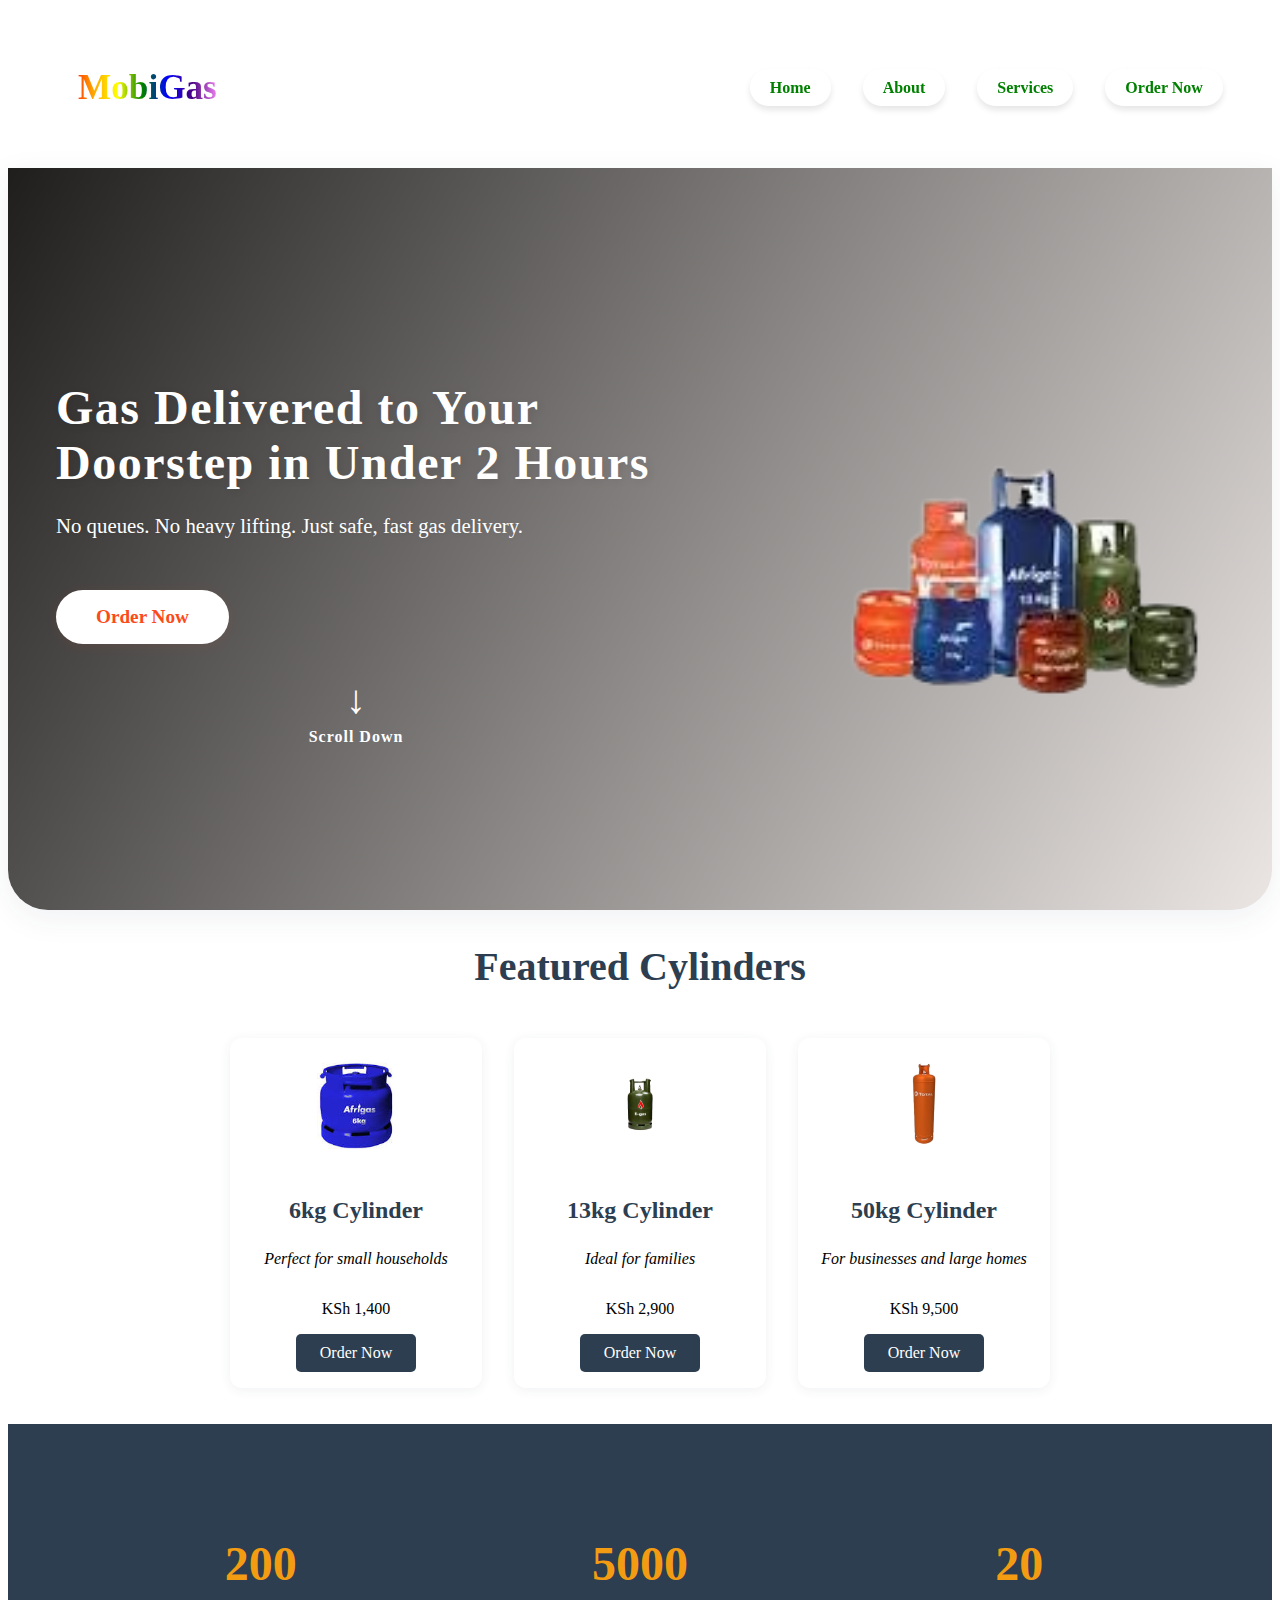
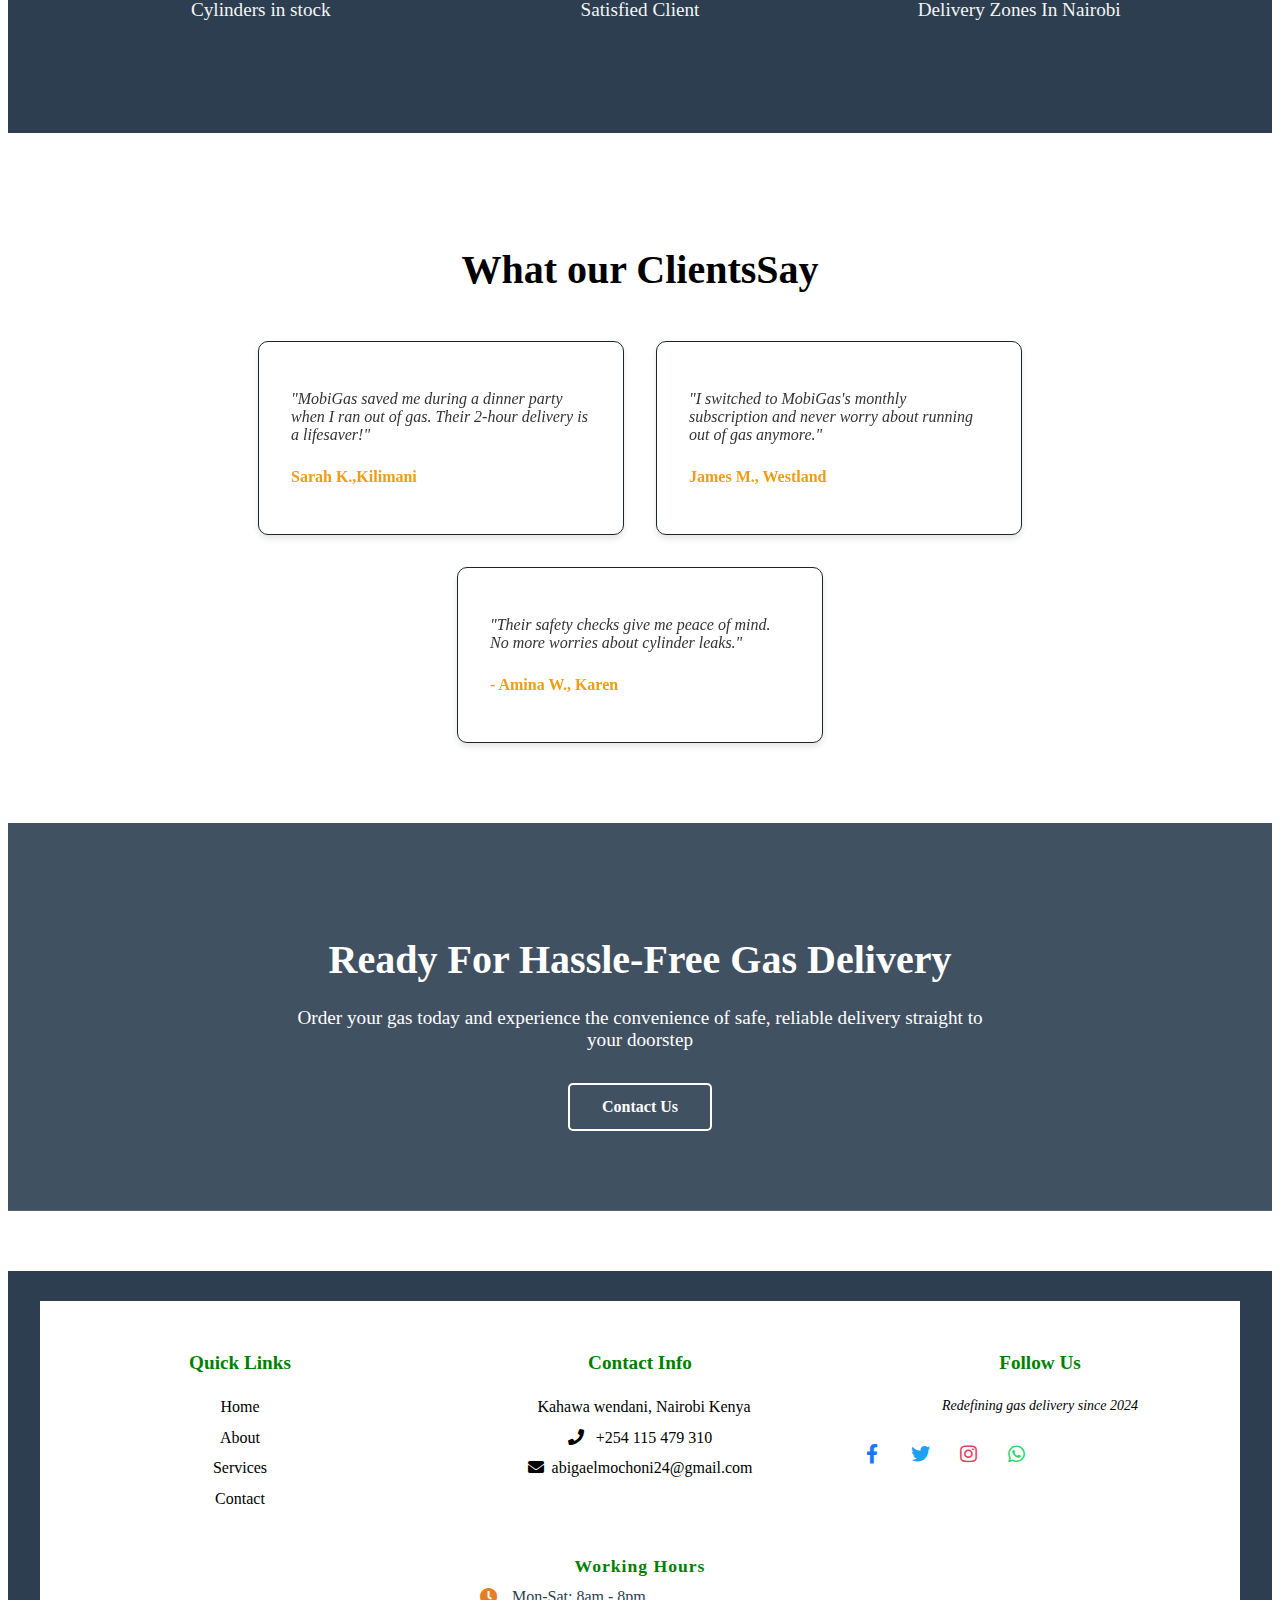
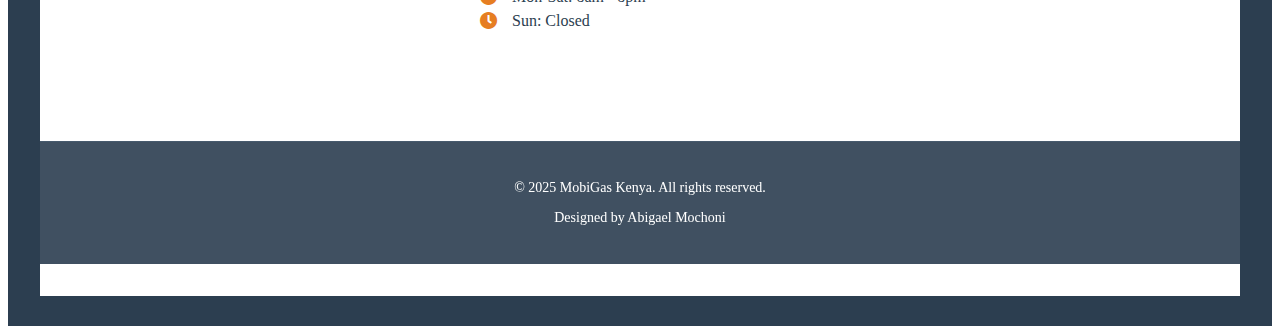
<file: feb-2025-final-project-and-deployment-Mochoni23/index.html>
<!DOCTYPE html>
<html lang="en">
<head>
    <meta charset="UTF-8">
    <meta name="viewport" content="width=device-width, initial-scale=1.0">
    <title>MobiGas - Cooking Gas Delivery in Kenya</title>
    <link rel="stylesheet" href="styles/main.css">
    <link rel="stylesheet" href="styles/home.css">
    <!-- Place this inside the <head> tag -->
<link rel="stylesheet" href="https://cdnjs.cloudflare.com/ajax/libs/font-awesome/5.15.4/css/all.min.css">
</head>
<body>
    <header>
        <nav>
            <div class="logo">MobiGas</div>
            <button class="nav-toggle" aria-label="Open navigation">☰</button>
            <ul class="nav-links">
                <li><a href="index.html">Home</a></li>
                <li><a href="about.html">About</a></li>
                <li><a href="services.html">Services</a></li>
                <li><a href="contact.html">Order Now</a></li>
            </ul>
        </nav>
    </header>
 <section class="hero">
    <div class="hero-content">
        <h1>Gas Delivered to Your Doorstep in Under 2 Hours</h1>
        <p>No queues. No heavy lifting. Just safe, fast gas delivery.</p>
        <a href="contact.html" class="cta-button">Order Now</a>
        <div class="scroll-down">
            ↓
            <span class="scroll-down-label">Scroll Down</span>
        </div>
    </div>
    <img src="images/image20.png" alt="Gas Delivery" class="hero-img">
</section>
<section class="featured">
    <h2> Featured Cylinders</h2>
    <div class="products">
        <div class="product-card">
            <img src="images/afri6.jpeg" alt="6kg Cylinder">
            <h3>6kg Cylinder</h3>
            <p class="description">Perfect for small households</p>
            <p>KSh 1,400</p>
            <a href="contact.html" class="cta-button">Order Now</a>
        </div>
        <div class="product-card">
            <img src="images/13kg.png" alt="13kg Cylinder">
            <h3>13kg Cylinder</h3>
            <p class="description">Ideal for families</p>
            <p>KSh 2,900</p>
            <a href="contact.html" class="cta-button">Order Now</a>
        </div>
        <div class="product-card">
            <img src="images/50kg.png" alt="50kg Cylinder">
            <h3>50kg Cylinder</h3>
            <p class="description">For businesses and large homes</p>
            <p>KSh 9,500</p>
            <a href="contact.html" class="cta-button">Order Now</a>
        </div>
    </div>

</section>
<section class="stats">
    <div class="statItem">
        <div class="statNumber">200</div>
        <div class="statLabel">Cylinders in stock</div>
    </div>
    <div class="statItem">
        <div class="statNumber">5000</div>
        <div class="statLabel">Satisfied Client</div>
    </div>
    <div  class="statItem">
        <div class="statNumber">20</div>
        <div  class="statLabel"> Delivery Zones In Nairobi</div>
    </div>
</section>
<section class="testimonials">
    <h2> What our ClientsSay</h2>
    <div class="testimonialContainer">
        <div class="testimonialCard">
            <p class="testimonialText"><i>"MobiGas saved me during a dinner party when I ran out of gas. Their 2-hour delivery is a lifesaver!"</i></p>
            <p class="testimonialAuthor">Sarah K.,Kilimani</p>
        </div>
        <div class="testimonialCard">
            
                <p class="testimonialText"><i> "I switched to MobiGas's monthly subscription and never worry about running out of gas anymore."</i></p>
                <p class="testimonialAuthor">James M., Westland</p>
        </div>
       <div class="testimonialCard">
           <p class="testimonialText"><i>"Their safety checks give me peace of mind. No more worries about cylinder leaks."</i></p>
                <p class="testimonialAuthor">- Amina W., Karen</p>
        </div>

    </div>
</section>
<section class="ctaSection">
    <h2>Ready For Hassle-Free Gas Delivery</h2>
    <p>Order your gas today and experience the convenience of safe, reliable delivery straight to your doorstep</p>
    <a href="contact.html" class="cta-button-outline">Contact Us</a>
    
</section>
    <footer>
        <div class="footerContainer">
            <div class="footerSection">
                <h3>Quick Links</h3>
                <ul class="footerLinks">
                    <li><a href="index.html">Home</a></li>
                    <li><a href="about.html">About</a></li>
                    <li><a href="services.html">Services</a></li>
                    <li><a href="contact.html">Contact</a></li>
                  </ul>
            </div>
            <div  class="footerSection">
                <h3>Contact Info</h3>
                <ul class="contactInfo">
                    <li><i fas fa-map-marker-alt></i> Kahawa wendani, Nairobi Kenya</li>
                    <li><i class="fas fa-phone"></i> +254 115 479 310</li>
                    <li><i class="fas fa-envelope"></i>abigaelmochoni24@gmail.com</li>
                   <div class="working-hours">
                         <h3>Working Hours</h3>
                         <ul>
                             <li><i class="fas fa-clock"></i> Mon-Sat: 8am - 8pm</li>
                             <li><i class="fas fa-clock"></i> Sun: Closed</li>
                         </ul>
                      </div>
                </ul>

            </div>
            <div class="footerSection">
                <h3>Follow Us</h3>
                <p class="tagline">Redefining gas delivery since 2024</p>
                <div class="social-links">
                  <a href="#"><i class="fab fa-facebook-f"></i></a>
                  <a href="#"><i class="fab fa-twitter"></i></a>
                  <a href="#"><i class="fab fa-instagram"></i></a>
                  <a href="#"><i class="fab fa-whatsapp"></i></a>
                </div>
        </div>
        <div class="copyright">
        <p>&copy; 2025 MobiGas Kenya. All rights reserved.</p>
        <p>Designed by Abigael Mochoni</p>
        </div>
    </footer>
</body>
</html>
</file>
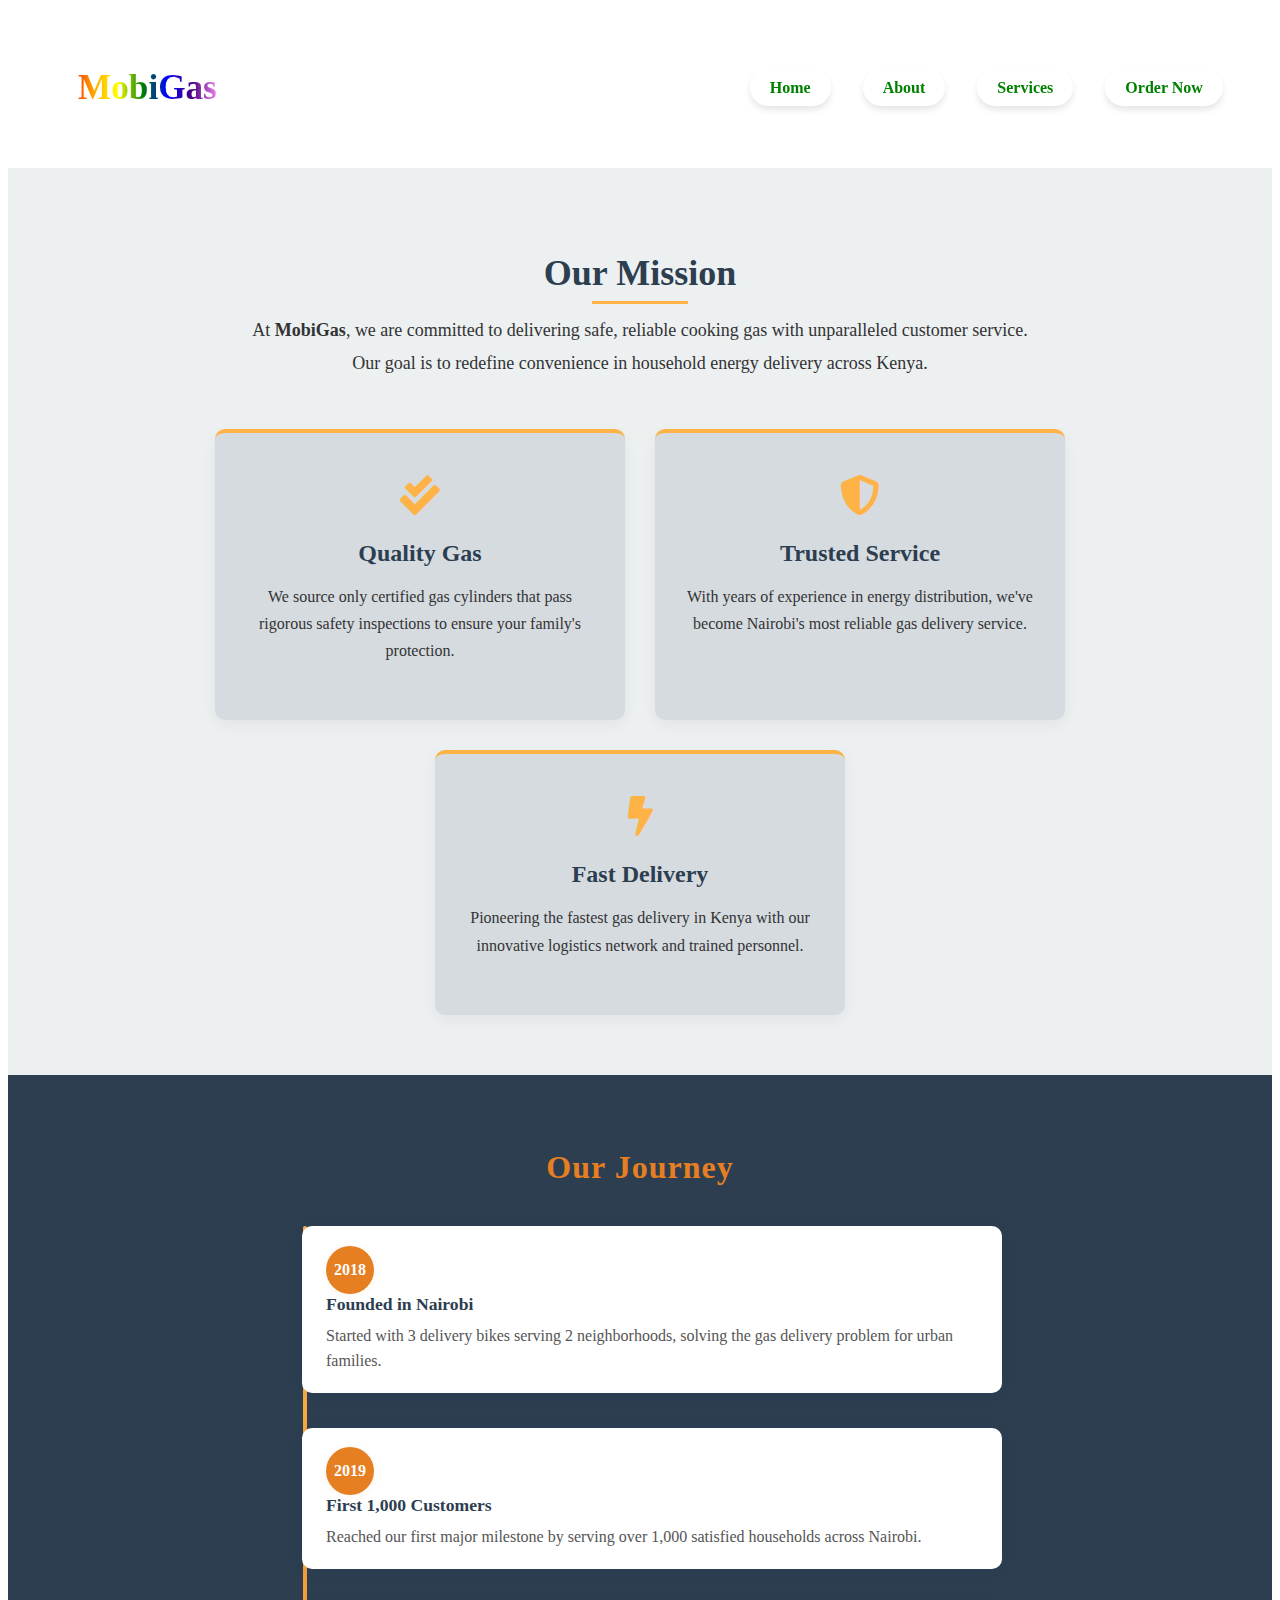
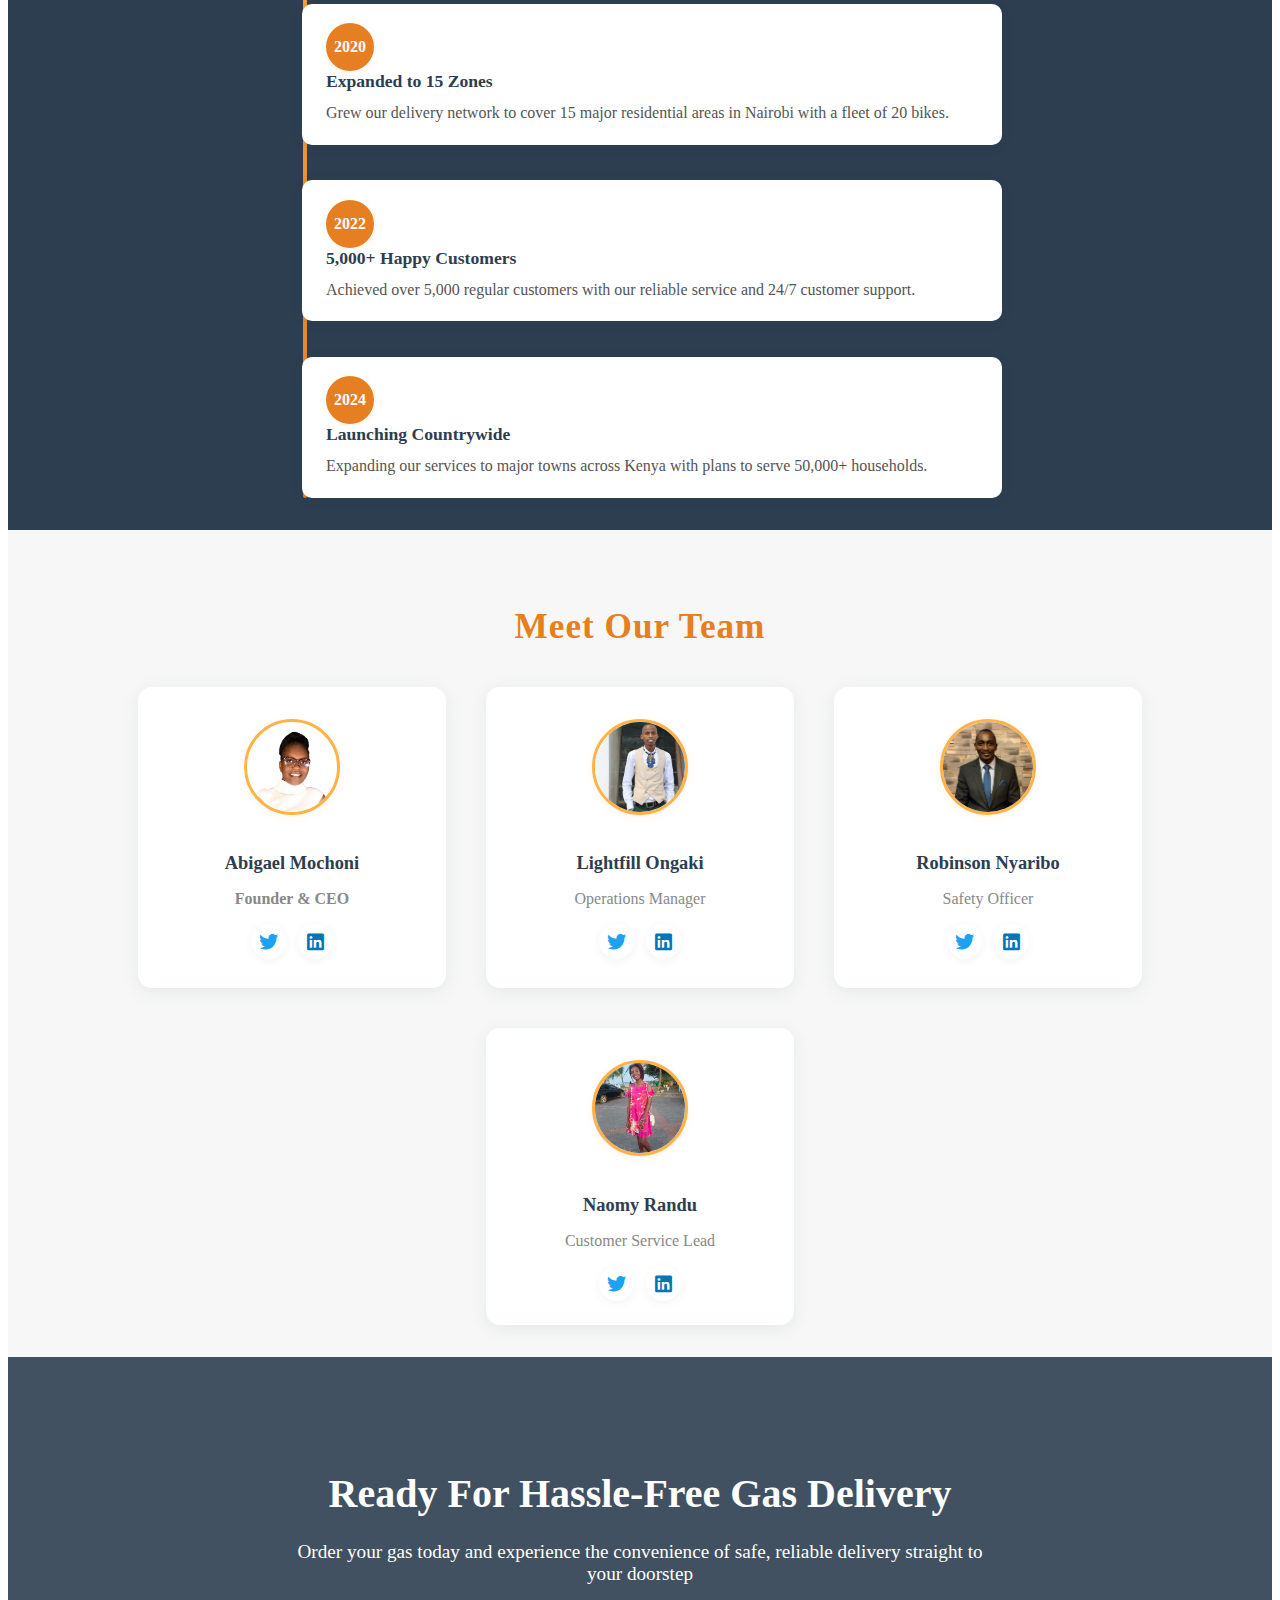
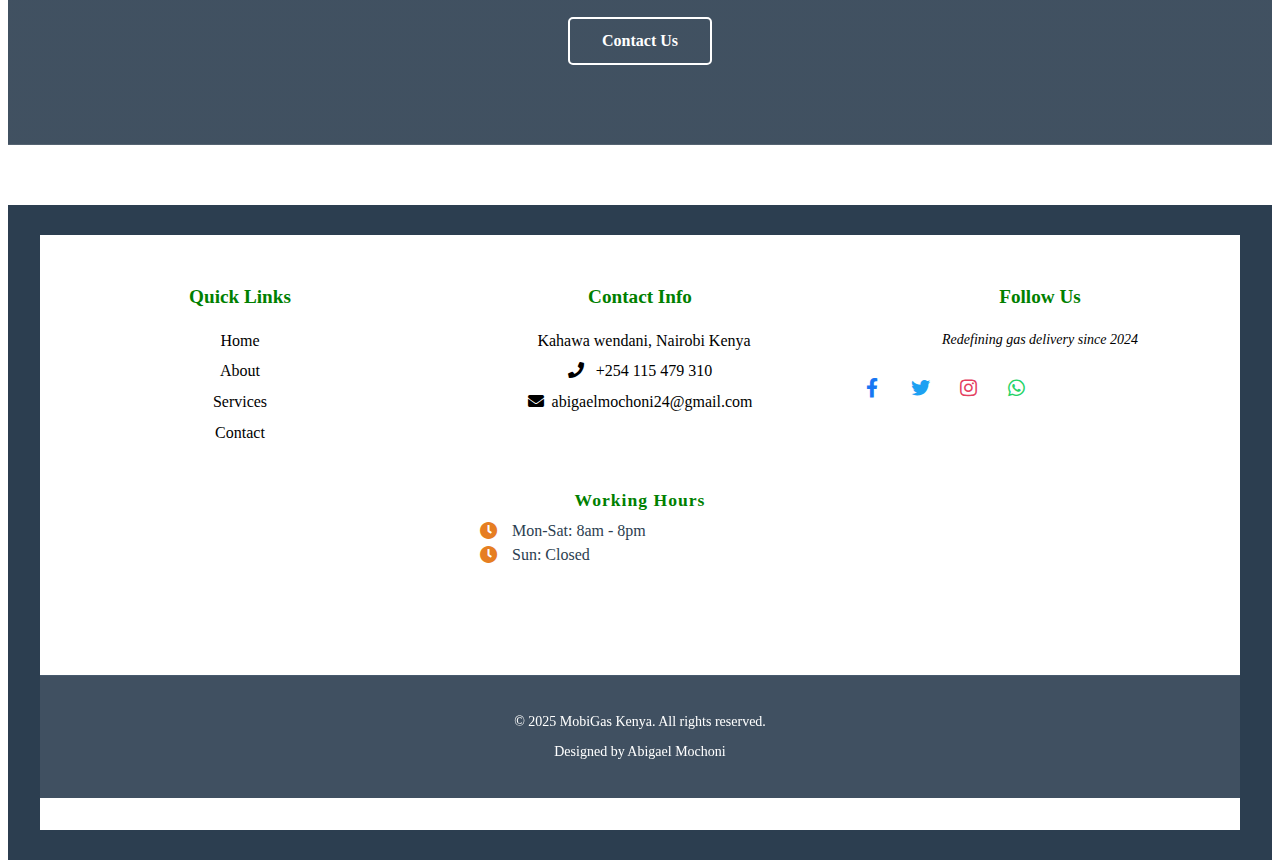
<file: feb-2025-final-project-and-deployment-Mochoni23/about.html>
<!DOCTYPE html>
<html lang="en">
<head>
    <meta charset="UTF-8">
    <meta name="viewport" content="width=device-width, initial-scale=1.0">
    <title>About MobiGas - Safe Gas Delivery in Kenya</title>
    <link rel="stylesheet" href="styles/main.css">
    <link rel="stylesheet" href="styles/home.css">
    <link rel="stylesheet" href="https://cdnjs.cloudflare.com/ajax/libs/font-awesome/5.15.4/css/all.min.css">
</head>
<body>
    <header>
        <nav>
            <div class="logo">MobiGas</div>
            <button class="nav-toggle" aria-label="Open navigation">☰</button>
            <ul class="nav-links">
                <li><a href="index.html">Home</a></li>
                <li><a href="about.html">About</a></li>
                <li><a href="services.html">Services</a></li>
                <li><a href="contact.html">Order Now</a></li>
            </ul>
        </nav>
    </header>

    <section class="mission-section">
        <div class="container">
            <div class="mission-header">
                <h1>Our Mission</h1>
                <p>At <strong>MobiGas</strong>, we are committed to delivering safe, reliable cooking gas with unparalleled customer service. Our goal is to redefine convenience in household energy delivery across Kenya.</p>
            </div>
            
            <div class="mission-features">
                <div class="feature-card">
                    <div class="feature-icon">
                        <i class="fas fa-check-double"></i>
                    </div>
                    <h2>Quality Gas</h2>
                    <p>We source only certified gas cylinders that pass rigorous safety inspections to ensure your family's protection.</p>
                </div>
                
                <div class="feature-card">
                    <div class="feature-icon">
                        <i class="fas fa-shield-alt"></i>
                    </div>
                    <h2>Trusted Service</h2>
                    <p>With years of experience in energy distribution, we've become Nairobi's most reliable gas delivery service.</p>
                </div>
                
                <div class="feature-card">
                    <div class="feature-icon">
                        <i class="fas fa-bolt"></i>
                    </div>
                    <h2>Fast Delivery</h2>
                    <p>Pioneering the fastest gas delivery in Kenya with our innovative logistics network and trained personnel.</p>
                </div>
            </div>
        </div>
    </section>
    <section class="journey-section">
        <div class="container">
            <h2>Our Journey</h2>
            <div class="timeline">
                <div class="timeline-item">
                    <div class="timeline-content">
                        <div class="timeline-date">2018</div>
                        <h3>Founded in Nairobi</h3>
                        <p>Started with 3 delivery bikes serving 2 neighborhoods, solving the gas delivery problem for urban families.</p>
                    </div>
                </div>
                
                <div class="timeline-item">
                    <div class="timeline-content">
                        <div class="timeline-date">2019</div>
                        <h3>First 1,000 Customers</h3>
                        <p>Reached our first major milestone by serving over 1,000 satisfied households across Nairobi.</p>
                    </div>
                </div>
                
                <div class="timeline-item">
                    <div class="timeline-content">
                        <div class="timeline-date">2020</div>
                        <h3>Expanded to 15 Zones</h3>
                        <p>Grew our delivery network to cover 15 major residential areas in Nairobi with a fleet of 20 bikes.</p>
                    </div>
                </div>
                
                <div class="timeline-item">
                    <div class="timeline-content">
                        <div class="timeline-date">2022</div>
                        <h3>5,000+ Happy Customers</h3>
                        <p>Achieved over 5,000 regular customers with our reliable service and 24/7 customer support.</p>
                    </div>
                </div>
                
                <div class="timeline-item">
                    <div class="timeline-content">
                        <div class="timeline-date">2024</div>
                        <h3>Launching Countrywide</h3>
                        <p>Expanding our services to major towns across Kenya with plans to serve 50,000+ households.</p>
                    </div>
                </div>
            </div>
        </div>
    </section>
    
    <!-- Team Section -->
    <section class="team-section">
        <div class="container">
            <h2>Meet Our Team</h2>
            <div class="team-grid">
                <div class="team-member">
                    <div class="member-image">
                        <img src="images/imagt2.png" alt="CEO">
                    </div>
                    <div class="member-info">
                        <h3>Abigael Mochoni
                        <p>Founder & CEO</p>
                        <div class="social-links">
                            <a href="#"><i class="fab fa-twitter"></i></a>
                            <a href="#"><i class="fab fa-linkedin"></i></a>
                        </div>
                    </div>
                </div>
                
                <div class="team-member">
                    <div class="member-image">
                        <img src="images/img123.jpg" alt="Operations Manager">
                    </div>
                    <div class="member-info">
                        <h3>Lightfill Ongaki</h3>
                        <p>Operations Manager</p>
                        <div class="social-links">
                            <a href="#"><i class="fab fa-twitter"></i></a>
                            <a href="#"><i class="fab fa-linkedin"></i></a>
                        </div>
                    </div>
                </div>
                
                <div class="team-member">
                    <div class="member-image">
                        <img src="images/image13.jpg" alt="Safety Officer">
                    </div>
                    <div class="member-info">
                        <h3>Robinson Nyaribo</h3>
                        <p>Safety Officer</p>
                        <div class="social-links">
                            <a href="#"><i class="fab fa-twitter"></i></a>
                            <a href="#"><i class="fab fa-linkedin"></i></a>
                        </div>
                    </div>
                </div>
                
                <div class="team-member">
                    <div class="member-image">
                        <img src="images/image321.jpg" alt="Customer Service">
                    </div>
                    <div class="member-info">
                        <h3>Naomy Randu</h3>
                        <p>Customer Service Lead</p>
                        <div class="social-links">
                            <a href="#"><i class="fab fa-twitter"></i></a>
                            <a href="#"><i class="fab fa-linkedin"></i></a>
                        </div>
                    </div>
                </div>
            </div>
        </div>
    </section>


<section class="ctaSection">
    <h2>Ready For Hassle-Free Gas Delivery</h2>
    <p>Order your gas today and experience the convenience of safe, reliable delivery straight to your doorstep</p>
    <a href="contact.html" class="cta-button-outline">Contact Us</a>
    
</section>
    <footer>
        <div class="footerContainer">
            <div class="footerSection">
                <h3>Quick Links</h3>
                <ul class="footerLinks">
                    <li><a href="index.html">Home</a></li>
                    <li><a href="about.html">About</a></li>
                    <li><a href="services.html">Services</a></li>
                    <li><a href="contact.html">Contact</a></li>
                  </ul>
            </div>
            <div  class="footerSection">
                <h3>Contact Info</h3>
                <ul class="contactInfo">
                    <li><i fas fa-map-marker-alt></i> Kahawa wendani, Nairobi Kenya</li>
                    <li><i class="fas fa-phone"></i> +254 115 479 310</li>
                    <li><i class="fas fa-envelope"></i>abigaelmochoni24@gmail.com</li>
                   <div class="working-hours">
                         <h3>Working Hours</h3>
                         <ul>
                             <li><i class="fas fa-clock"></i> Mon-Sat: 8am - 8pm</li>
                             <li><i class="fas fa-clock"></i> Sun: Closed</li>
                         </ul>
                      </div>
                </ul>

            </div>
            <div class="footerSection">
                <h3>Follow Us</h3>
                <p class="tagline">Redefining gas delivery since 2024</p>
                <div class="social-links">
                  <a href="#"><i class="fab fa-facebook-f"></i></a>
                  <a href="#"><i class="fab fa-twitter"></i></a>
                  <a href="#"><i class="fab fa-instagram"></i></a>
                  <a href="#"><i class="fab fa-whatsapp"></i></a>
                </div>
        </div>
        <div class="copyright">
        <p>&copy; 2025 MobiGas Kenya. All rights reserved.</p>
        <p>Designed by Abigael Mochoni</p>
        </div>
    </footer>
</body>
</html>
</file>
<file: feb-2025-final-project-and-deployment-Mochoni23/styles/main.css>
/* filepath: styles/main.css */
/* --- NAVIGATION --- */
header {
    color: black;
    padding: 10px 20px;
}
.logo {
    font-size: 2.2rem;
    font-weight: 700;
    margin: 0;
    padding-left: 10px;
    background: linear-gradient(90deg, red, orange, yellow, green, blue, indigo, violet);
    -webkit-background-clip: text;
    -webkit-text-fill-color: transparent;
    animation: rainbowMove 3s linear infinite;
    flex-shrink: 0;
}
@keyframes rainbowMove {
    0% { background-position: 0%; }
    100% { background-position: 100%; }
}
nav {
    display: flex;
    align-items: center;
    justify-content: space-between;
    background-color: rgba(255, 255, 255, 0.8);
    padding: 15px 40px;
    border-radius: 50px;
    margin: 20px auto;
    width: 95%;
    position: relative;
    transition: background-color 0.3s ease, transform 0.3s ease;
    min-height: 70px;
}
nav a {
    color: green;
    text-decoration: none;
    padding: 10px 20px;
    font-weight: bold;
    border-radius: 30px;
    background: rgba(255, 255, 255, 0.2);
    backdrop-filter: blur(10px);
    box-shadow: 0 4px 6px rgba(0, 0, 0, 0.1);
    transition: all 0.3s ease;
    font-size: 1rem;
}
nav a:hover {
    color: #000;
    transform: translateY(-3px);
    box-shadow: 0 6px 10px rgba(0, 0, 0, 0.2);
}
nav ul,
.nav-links {
    list-style: none;
    padding: 0;
    margin: 0;
    display: flex;
    align-items: center;
    gap: 1rem;
}
nav ul li,
.nav-links li {
    margin: 0 0.5rem;
}
.nav-toggle {
    display: none;
}

/* --- MOBILE NAVIGATION --- */
@media (max-width: 768px) {
    nav {
        flex-direction: row;
        padding: 1rem 1.5rem;
        min-height: 60px;
    }
    .logo {
        font-size: 1.7rem;
        padding-left: 0;
    }
    .nav-links {
        display: none;
        flex-direction: column;
        background: #fff;
        position: absolute;
        top: 60px;
        right: 10px;
        width: 85vw;
        max-width: 260px;
        border-radius: 12px;
        z-index: 100;
        align-items: flex-start;
        padding: 1rem 0.5rem;
        box-shadow: 0 8px 32px rgba(44,62,80,0.13);
        border: 1px solid #eee;
    }
    .nav-links.active {
        display: flex;
    }
    .nav-links li {
        margin: 0.7rem 0;
        width: 100%;
        text-align: left;
        padding-left: 1.2rem;
    }
    .nav-links a {
        display: block;
        width: 100%;
        color: #2c3e50;
        background: none;
        padding: 0.7rem 0;
        border-radius: 8px;
        font-size: 1.1rem;
        box-shadow: none;
        transition: background 0.2s, color 0.2s;
    }
    .nav-links a:hover {
        background: #f7b733;
        color: #fff;
    }
    .nav-toggle {
        display: block;
        background: none;
        border: none;
        font-size: 2rem;
        color: #2c3e50;
        cursor: pointer;
        position: absolute;
        top: 18px;
        right: 30px;
        z-index: 101;
    }
}

/* --- HERO SECTION --- */
.hero {
    position: relative;
    min-height: 70vh;
    display: flex;
    flex-direction: row;
    justify-content: space-between;
    align-items: center;
    text-align: left;
    padding: 4rem 3rem 3rem 3rem;
    background: linear-gradient(120deg, #1f1e1d 0%, #ebe6e4 100%);
    color: #fff;
    border-radius: 0 0 40px 40px;
    box-shadow: 0 8px 32px rgba(44,62,80,0.07);
    overflow: hidden;
    z-index: 1;
    gap: 2rem;
}
.hero::before {
    content: "";
    position: absolute;
    inset: 0;
    z-index: 0;
    background: url('https://images.pexels.com/photos/5984623/pexels-photo-5984623.jpeg?auto=compress&cs=tinysrgb&w=600') no-repeat center center/cover;
    filter: blur(8px) brightness(0.7);
    opacity: 0.7;
    pointer-events: none;
}
.hero-content, .hero-img {
    position: relative;
    z-index: 1;
}
.hero-content {
    flex: 1 1 0;
    max-width: 600px;
    z-index: 2;
}
.hero h1 {
    font-size: 3rem;
    font-weight: 800;
    margin-bottom: 1.2rem;
    letter-spacing: 1.5px;
    text-shadow: 2px 2px 8px rgba(0,0,0,0.08);
}
.hero p {
    font-size: 1.3rem;
    max-width: 500px;
    margin: 0 0 2rem 0;
    line-height: 1.6;
    text-shadow: 1px 1px 4px rgba(0,0,0,0.07);
}
.hero .cta-button {
    display: inline-block;
    background: #fff;
    color: #fc4a1a;
    font-weight: bold;
    padding: 1rem 2.5rem;
    border-radius: 30px;
    border: none;
    font-size: 1.2rem;
    cursor: pointer;
    transition: background 0.2s, color 0.2s, box-shadow 0.2s;
    text-decoration: none;
    box-shadow: 0 2px 12px rgba(252,74,26,0.08);
    margin-top: 1rem;
}
.hero .cta-button:hover {
    background: #fc4a1a;
    color: #fff;
    box-shadow: 0 4px 18px rgba(252,74,26,0.15);
}
.hero-img {
    flex: 1 1 0;
    max-width: 400px;
    width: 100%;
    height: auto;
    object-fit: cover;
    margin-left: 2rem;
}
@media (max-width: 900px) {
    .hero {
        flex-direction: column;
        text-align: center;
        padding: 2.5rem 1rem 2rem 1rem;
        min-height: 50vh;
    }
    .hero-content {
        max-width: 100%;
    }
    .hero-img {
        margin: 2rem 0 0 0;
        max-width: 90vw;
    }
    .hero h1 {
        font-size: 2.1rem;
    }
    .hero p {
        font-size: 1.05rem;
        margin: 0 auto 2rem auto;
    }
}
@media (max-width: 600px) {
    .hero {
        min-height: 40vh;
        padding: 1.5rem 0.3rem 1.2rem 0.3rem;
        border-radius: 0 0 20px 20px;
    }
    .hero h1 {
        font-size: 1.3rem;
    }
    .hero .cta-button {
        font-size: 1rem;
        padding: 0.7rem 1.3rem;
    }
    .hero-img {
        max-width: 98vw;
    }
}

/* --- SCROLL DOWN --- */
.scroll-down {
    display: flex;
    flex-direction: column;
    align-items: center;
    justify-content: center;
    font-size: 2.5rem;
    color: #fff;
    margin-top: 2rem;
    cursor: pointer;
    animation: bounce 1.5s infinite;
    transition: color 0.3s;
}
.scroll-down:hover {
    color: #f39c12;
}
.scroll-down-label {
    font-size: 1rem;
    color: #fff;
    margin-top: 0.3rem;
    letter-spacing: 1px;
    font-weight: bold;
}
@keyframes bounce {
    0%, 100% { transform: translateY(0); }
    50% { transform: translateY(15px); }
}

/* --- REST OF YOUR CSS REMAINS UNCHANGED --- */
.featured {
    margin: 20px auto;
    width: 90%;
}
.featured h2{
    font-size: 2.5rem;
    margin-bottom: 3rem;
    color: #2c3e50;
    text-align: center; /* Center the heading */
}

.products{
    display: flex;
    flex-wrap: wrap;
    justify-content: center;
    gap: 2rem;
}

.product-card {
    text-align: center; /* Center the content inside each card */
    width: 22%; /* Set a fixed width for each card */
    box-shadow: 0 4px 6px rgba(0, 0, 0, 0.1); /* Optional: Add a shadow for better visuals */
    min-width: 180px;
    max-width: 220px; /* Optional: limit max width */
    margin-bottom: 1rem;
    padding: 10px; /* Add some padding inside the cards */
    border-radius: 10px; /* Optional: Add rounded corners */
    background-color: #f9f9f9; /* Optional: Add a background color */
    transition: taransform 0.3s ease; /* Smooth transition for hover effect */
}
.product-card:hover {
    transform: scale(1.05); /* Slightly enlarge the card on hover */
}
.product-card img {
    width: 100%;
    max-width: 180px;   /* Optional: limit max width */
    height: 140px;      /* Fixed height for uniformity */
    object-fit: contain; /* Keeps aspect ratio, fits image inside box */
    margin-bottom: 1rem;
    display: block;
    margin-left: auto;
    margin-right: auto;
    border-radius: 8px; /* Optional: rounded corners */
    background: #fff;   /* Optional: white background for transparent images */
}
.product-card h3 {
    font-size: 1.5rem; /* Adjust the font size */
    margin-bottom: 10px; /* Add space below the title */
    color: #2c3e50; /* Change the color of the title */
}
.product-card .description {
    font-style: italic;
    margin-bottom: 1rem;
}
.product-card .price{
    font-weight: bold;
    font-size: 1.2rem;
    color: black;
    margin-bottom: 1.5rem;
}




.product-card .cta-button {
    display: inline-block;
    background-color: #2c3e50;
    color: white;
    padding: 0.6rem 1.5rem;
    border-radius: 5px;
    text-decoration: none;
    transition: background-color 0.3s;
}

.product-card .cta-button:hover {
    background-color: #f39c12;
}
.stats {
            background-color: #2c3e50;
            padding: 5rem 5%;
            text-align: center;
            display: flex;
        }
        
        .statContainer {
            display: flex;
            justify-content: space-around;
            flex-wrap: wrap;
            max-width: 1200px;
            margin: 0 auto;
        }
        
        .statItem {
            padding: 2rem;
            flex: 1;
            min-width: 200px;
        }
        
        .statNumber {
            font-size: 3rem;
            font-weight: bold;
            color: #f39c12;
            margin-bottom: 0.5rem;
        }
        
        .statLabel {
            font-size: 1.2rem;
            color:whitesmoke;
        }
        
        /* Testimonials Section */
        .testimonials {
            padding: 5rem 5%;
            text-align: center;
            background-color: white;
            color: white;
        }
        
        .testimonials h2 {
            font-size: 2.5rem;
            margin-bottom: 3rem;
            color: black;
        }
        
        .testimonialContainer {
            display: flex;
            flex-wrap: wrap;
            justify-content: center;
            gap: 2rem;
            max-width: 1200px;
            margin: 0 auto;
        }
        
        .testimonialCard {
            background: white;
            border-radius: 10px;
            padding: 2rem;
            width: 300px;
            color: #333;
            text-align: left;
            transition: transform 0.6s;
            transform-style: preserve-3d;
            animation: flipcard 6s infinite;
            border: #1a252f 1px solid;
            box-shadow: 0 4px 6px rgba(0, 0, 0, 0.1);
        }
        .testimonialCard:nth-child(2){
            animation-delay: 2s;
        }
        .testimonialCard:nth-child(3){
            animation-delay: 4s;
        }
        @keyframes flipcard {
            0% {
        transform: rotateY(0deg);
             }
         10% {
        transform: rotateY(180deg);
        }
        20% {
        transform: rotateY(0deg);
       }
       100% {
        transform: rotateY(0deg);
       }
        }
        
        .testimonialText {
            font-style: italic;
            margin-bottom: 1.5rem;
        }
        
        .testimonialAuthor {
            font-weight: bold;
            color: #f39c12;
        }
        
        /* Responsive additions */
        @media (max-width: 768px) {
            .statItem {
                min-width: 150px;
                padding: 1rem;
            }
            
            .statNumber {
                font-size: 2rem;
            }
            
            .testimonialCard {
                width: 100%;
            }
        }
.ctaSection {
            background: linear-gradient(rgba(44, 62, 80, 0.9), rgba(44, 62, 80, 0.9));
            background-size: cover;
            background-position: center;
            padding: 5rem 5%;
            text-align: center;
            color: white;
        }

        .ctaSection h2 {
            font-size: 2.5rem;
            margin-bottom: 1.5rem;
        }

        .ctaSection p {
            font-size: 1.2rem;
            max-width: 700px;
            margin: 0 auto 2rem;
        }

        .cta-button-outline {
            display: inline-block;
            background-color: transparent;
            color: white;
            padding: 0.8rem 2rem;
            border-radius: 5px;
            border: 2px solid white;
            text-decoration: none;
            font-weight: bold;
            transition: all 0.3s;
            margin: 0 0.5rem;
        }

        .cta-button-outline:hover {
            background-color: white;
            color: #2c3e50;
        }

        /* Footer */
 .footerContainer{
        display: flex;
        flex-wrap: wrap;
        justify-content: space-between;
        max-width: 1200px;
        margin: 0 auto;
        padding: 2rem 0;
        background-color: #fff;
        flex-direction: row;

        }
.footerSection{
    flex: 1rem;
    min-width: 200px;
    padding: 0 1rem;
    margin-bottom: 2rem;
}
.footerSection h3,
.footer-section h3 {
    color: green;
    margin-bottom: 1.5rem;
    font-size: 1.2rem;
}
.footerLinks,
.contactInfo{
    list-style: none;
    padding: 0;
    margin: 0;


}
.footerLinks li,
.contactInfo li{
    margin-bottom: 0.8rem;
}
.footerLinks a,
.contactInfo a {
    color: black;
    text-decoration: none;
    transition: color 0.3s;
}

.footerLinks a:hover {
    color: #f39c12;
}

.contactInfo i {
    margin-right: 0.5rem;
    width: 1rem;
    text-align: center;
}

.tagline {
    font-style: italic;
    margin-bottom: 1.5rem;
}

.social-links {
    display: flex;
    gap: 1rem;
    margin-top: 1rem
}

.social-links a {
    color: black;
    width: 2rem;
    height: 2rem;
    border-radius: 50%;
    display: flex;
    align-items: center;
    justify-content: center;
    transition: background-color 0.3s;
    font-size: 1.2rem;
    list-style: none;
    text-decoration: none;
}

.social-Links a:hover {
    background-color: #f39c12;
}


.copyright {
    background: #2c3e50;
    color: white;
    text-align: center;
    padding: 1.5rem 0;
    border-top: 1px solid #34495e;
    margin: 0;
    width: 100%;
    left: 50%;
    right: 50%;
    transform: translateX(-50%);
   font-size: 1rem;
    opacity: 0.9;
    position: relative;
}


/* Facebook */
.social-links a .fa-facebook-f {
    color: #1877f3;
}
/* Twitter/X */
.social-links a .fa-twitter {
    color: #1da1f2;
}
/* Instagram */
.social-links a .fa-instagram {
    color: #e4405f;
}
/* WhatsApp */
.social-links a .fa-whatsapp {
    color: #25d366;
}


/* Responsive Design */
 
@media (max-width: 900px) {
    .footerContainer {
        flex-direction: column;
        align-items: center;
    }
    .footerSection,
    .footer-section {
        flex: 100%;
        text-align: center;
    }
    .social-links {
        justify-content: center;
    }
}
.working-hours{
    
    
    padding: 3rem 1.5rem 2.5rem 1.5rem;
    text-align: center;
    text-decoration: none;
    margin-bottom: 2rem;
  
}
.working-hours h1 {
    font-size: 2.2rem;
    font-weight: 700;
    margin-bottom: 1.2rem;
    color: green;
    letter-spacing: 1px;
}
.working-hours h3 {
    color: green;
    font-size: 1.1rem;
    margin-bottom: 0.7rem;
    font-weight: 700;
    letter-spacing: 1px;
    align-self: flex-start;
}

.working-hours ul {
    padding: 0;
    margin: 0;
    width: 100%;
}

.working-hours li {
    list-style: none;
    font-size: 1rem;
    margin-bottom: 0.4rem;
    display: flex;
    align-items: center;
    gap: 0.5rem;
    color: #2c3e50;
}

.working-hours i {
    color: #e67e22;
    margin-right: 0.5rem;
    font-size: 1.1rem;
}

@media (max-width: 600px) {
    .working-hours {
        max-width: 100%;
        padding: 1rem 0.5rem;
    }
}
</file>
<file: feb-2025-final-project-and-deployment-Mochoni23/styles/home.css>
/* filepath: styles/home.css */
:root {
           --primary: #FFB347; /* Light orange */
            --secondary: #2C3E50; /* Dark blue */
            --accent: #F39C12; /* Light orange */
            --light: #ECF0F1;
            --dark: #2C3E50;
            --text: #333333;
}
.mission-section {
            text-align: center;
            background-color:var(--light);
            padding: 60px 0;
        }
        
        .mission-header h1 {
            font-size: 36px;
            color: var(--secondary);
            margin-bottom: 20px;
            position: relative;
            display: inline-block;
        }
        
        .mission-header h1::after {
            content: '';
            position: absolute;
            width: 50%;
            height: 3px;
            background: var(--primary);
            bottom: -10px;
            left: 25%;
        }
        
        .mission-header p {
            font-size: 18px;
            color: var(--text);
            max-width: 800px;
            margin: 0 auto 50px;
            line-height: 1.8;
        }
        
        .mission-features {
            display: flex;
            justify-content: center;
            flex-wrap: wrap;
            gap: 30px;
            margin-top: 40px;
        }
        
        .feature-card {
            background: rgb(214, 219, 224);
            border-radius: 10px;
            padding: 40px 30px;
            width: 350px;
            box-shadow: 0 5px 15px rgba(0, 0, 0, 0.05);
            border-top: 4px solid var(--primary);
            transition: transform 0.3s, box-shadow 0.3s;
        }
        
        .feature-card:hover {
            transform: translateY(-10px);
            box-shadow: 0 15px 30px rgba(0, 0, 0, 0.1);
        }
        
        .feature-icon {
            font-size: 40px;
            color: var(--primary);
            margin-bottom: 20px;
        }
        
        .feature-card h2 {
            font-size: 24px;
            color: var(--secondary);
            margin-bottom: 15px;
        }
        
        .feature-card p {
            font-size: 16px;
            line-height: 1.7;
            color: var(--text);
        }
        
        /* ===== Responsive Design ===== */
        @media (max-width: 768px) {
            section {
                padding: 60px 0;
            }
            
            .mission-header h1 {
                font-size: 30px;
            }
            
            .mission-header p {
                font-size: 16px;
                padding: 0 20px;
            }
            
            .feature-card {
                width: 100%;
                max-width: 400px;
            }
        }
        
        @media (max-width: 480px) {
            .mission-header h1 {
                font-size: 28px;
            }
            
            .feature-card {
                padding: 30px 20px;
            }
            
            .feature-card h2 {
                font-size: 22px;
            }
        }
        
        
        /* ===== Footer ===== */
        footer {
            background-color: var(--secondary);
            color: black;
            text-align: center;
            padding: 30px 0;
            margin-top: 60px;
        }
        
        footer p {
            font-size: 14px;
        }
        /* Team Section Styles */
.team-section {
    background: #f7f7f7;
    padding: 3rem 0 2rem 0;
}

.team-section h2 {
    text-align: center;
    color: #e67e22;
    font-size: 2.2rem;
    margin-bottom: 2.5rem;
    font-weight: 700;
    letter-spacing: 1px;
}

.team-grid {
    display: flex;
    flex-wrap: wrap;
    gap: 2.5rem;
    justify-content: center;
    align-items: stretch;
}

.team-member {
    background: #fff;
    border-radius: 14px;
    box-shadow: 0 4px 18px rgba(44,62,80,0.08);
    padding: 2rem 1.5rem 1.5rem 1.5rem;
    max-width: 260px;
    width: 100%;
    display: flex;
    flex-direction: column;
    align-items: center;
    transition: transform 0.2s, box-shadow 0.2s;
}

.team-member:hover {
    transform: translateY(-8px) scale(1.03);
    box-shadow: 0 8px 32px rgba(44,62,80,0.13);
}

.member-image img {
    width: 90px;
    height: 90px;
    object-fit: cover;
    border-radius: 50%;
    border: 3px solid #ffb347;
    margin-bottom: 1rem;
    box-shadow: 0 2px 8px rgba(230,126,34,0.08);
}

.member-info h3 {
    font-size: 1.15rem;
    color: #2c3e50;
    margin-bottom: 0.3rem;
    font-weight: 700;
    text-align: center;
}

.member-info p {
    font-size: 1rem;
    color: #888;
    margin-bottom: 0.7rem;
    text-align: center;
}

.member-info .social-links {
    display: flex;
    gap: 0.7rem;
    justify-content: center;
}

.member-info .social-links a {
    background: #fff;
    border-radius: 50%;
    width: 2.2rem;
    height: 2.2rem;
    display: flex;
    align-items: center;
    justify-content: center;
    font-size: 1.2rem;
    box-shadow: 0 2px 8px rgba(44,62,80,0.06);
    transition: transform 0.2s, background 0.2s;
    text-decoration: none;
}

.member-info .social-links a .fa-twitter { color: #1da1f2; }
.member-info .social-links a .fa-linkedin { color: #0077b5; }

.member-info .social-links a:hover {
    background: #f7f7f7;
    transform: scale(1.15);
}

@media (max-width: 900px) {
    .team-grid {
        gap: 1.5rem;
    }
    .team-member {
        max-width: 320px;
    }
}

@media (max-width: 600px) {
    .team-grid {
        flex-direction: column;
        align-items: center;
        gap: 1.2rem;
    }
    .team-member {
        width: 95%;
        padding: 1.2rem 0.7rem;
    }
}
        
        /* ===== Responsive Design ===== */
        
        
        @media (max-width: 576px) {
         
            .about-section h2 {
                font-size: 24px;
            }
            
            .about-section > p {
                font-size: 16px;
            }
        }

.order-form {
    background: #fff8f0;
    max-width: 420px;
    margin: 3rem auto 2rem auto;
    padding: 2.5rem 2rem 2rem 2rem;
    border-radius: 16px;
    box-shadow: 0 6px 24px rgba(0,0,0,0.08);
    border: 1px solid #ffe0b2;
}

.order-form h2 {
    text-align: center;
    color: #e67e22;
    margin-bottom: 2rem;
    font-size: 2rem;
    font-weight: 700;
}

.contactForm label {
    display: block;
    margin-bottom: 0.5rem;
    color: #2c3e50;
    font-weight: 600;
    font-size: 1rem;
}

.contactForm input,
.contactForm select {
    width: 100%;
    padding: 0.7rem 1rem;
    margin-bottom: 1.3rem;
    border: 1px solid #ffd699;
    border-radius: 6px;
    font-size: 1rem;
    background: #fff;
    transition: border-color 0.3s;
}

.contactForm input:focus,
.contactForm select:focus {
    border-color: #ffb347;
    outline: none;
    background: #fffbe6;
}

.contactForm button[type="submit"] {
    width: 100%;
    padding: 0.9rem 0;
    background: linear-gradient(90deg, #ffb347, #ffcc80);
    color: #2c3e50;
    font-weight: bold;
    font-size: 1.1rem;
    border: none;
    border-radius: 6px;
    cursor: pointer;
    transition: background 0.3s, color 0.3s;
    margin-top: 0.5rem;
    box-shadow: 0 2px 8px rgba(255,179,71,0.08);
}

.contactForm button[type="submit"]:hover {
    background: linear-gradient(90deg, #e67e22, #ffb347);
    color: #fff;
}

.getorders {
     background-color:#2c3e50;
    color: #fff;
    padding: 3rem 1.5rem 2.5rem 1.5rem;
    text-align: center;
    border-radius: 0 0 24px 24px;
    margin-bottom: 2rem;
    box-shadow: 0 4px 24px rgba(0,0,0,0.08);
}

.getorders h1 {
    font-size: 2.2rem;
    font-weight: 700;
    margin-bottom: 1.2rem;
    color: #ffb347;
    letter-spacing: 1px;
}

.getorders p {
    font-size: 1.1rem;
    max-width: 600px;
    margin: 0 auto;
    color: #f5f5f5;
    line-height: 1.6;
}

@media (max-width: 600px) {
    .order-form {
        padding: 1.2rem 0.5rem;
        max-width: 98vw;
    }
    .order-form h2 {
        font-size: 1.3rem;
    }
}

/* Journey Section Styles */
.journey-section {
    background: #2c3e50;
    padding: 3rem 0 2rem 0;
}

.journey-section h2 {
    text-align: center;
    color: #e67e22;
    font-size: 2rem;
    margin-bottom: 2.5rem;
    font-weight: 700;
    letter-spacing: 1px;
}

.timeline {
    display: flex;
    flex-direction: column;
    gap: 2.2rem;
    max-width: 700px;
    margin: 0 auto;
    position: relative;
    padding-left: 1.5rem;
}

.timeline::before {
    content: '';
    position: absolute;
    left: 25px;
    top: 0;
    bottom: 0;
    width: 4px;
    background: linear-gradient(to bottom, #ffb347, #e67e22);
    border-radius: 2px;
    z-index: 0;
}

.timeline-item {
    position: relative;
    display: flex;
    align-items: flex-start;
    gap: 1.2rem;
}

.timeline-date {
    background: #e67e22;
    color: #fff;
    font-weight: bold;
    font-size: 1rem;
    border-radius: 50%;
    width: 48px;
    height: 48px;
    display: flex;
    align-items: center;
    justify-content: center;
    box-shadow: 0 2px 8px rgba(230,126,34,0.08);
    z-index: 1;
    flex-shrink: 0;
    margin-right: 0.5rem;
}

.timeline-content {
    background: #fff;
    border-radius: 10px;
    padding: 1.2rem 1.5rem;
    box-shadow: 0 2px 12px rgba(44,62,80,0.07);
    flex: 1;
}

.timeline-content h3 {
    margin: 0 0 0.5rem 0;
    color: #2c3e50;
    font-size: 1.1rem;
    font-weight: 700;
}

.timeline-content p {
    margin: 0;
    color: #555;
    font-size: 1rem;
    line-height: 1.6;
}

@media (max-width: 700px) {
    .timeline {
        padding-left: 0.5rem;
    }
    .timeline-date {
        width: 38px;
        height: 38px;
        font-size: 0.95rem;
    }
    .timeline-content {
        padding: 1rem 0.7rem;
    }
}

/* service page */
.heroservices {
    background: linear-gradient(90deg, #2c3e50 0%, #969190 100%);
    color: #fff;
    text-align: center;
    padding: 3rem 1rem 2.5rem 1rem;
    border-radius: 0 0 32px 32px;
    margin-bottom: 2.5rem;
    position: relative;
    overflow: hidden;
    z-index: 1;
}
.heroservices::before {
    content: "";
    position: absolute;
    inset: 0;
    z-index: 0;
    background: url('https://images.pexels.com/photos/5984623/pexels-photo-5984623.jpeg?auto=compress&cs=tinysrgb&w=600') no-repeat center center/cover;
    filter: blur(8px) brightness(0.7);
    opacity: 0.7;
    pointer-events: none;
}
.heroservices > * {
    position: relative;
    z-index: 1;
}
.heroservices h1 {
    font-size: 2.4rem;
    font-weight: 800;
    margin-bottom: 1.1rem;
    letter-spacing: 1px;
}
.heroservices p {
    font-size: 1.2rem;
    margin-bottom: 1.7rem;
}
.heroservices .cta-button {
    background: #fff;
    color: #1a252f;
    font-weight: bold;
    padding: 0.9rem 2.2rem;
    border-radius: 24px;
    border: none;
    font-size: 1.1rem;
    cursor: pointer;
    transition: background 0.2s, color 0.2s;
    text-decoration: none;
    box-shadow: 0 2px 12px rgba(252,74,26,0.08);
}
.heroservices .cta-button:hover {
    background: #fc4a1a;
    color: #fff;
}

/* Services Section */
.services {
    background:var(--light);
    padding: 2.5rem 0 2rem 0;
    display: flex;
    flex-wrap: wrap;
    gap: 2rem;
    justify-content: center;
    border-radius: 20px;
    margin: 0 auto 2.5rem auto;
    max-width: 1200px;
}
.services h2 {
    width: 100%;
    text-align: center;
    color: #1a252f;
    font-size: 2rem;
    margin-bottom: 1.5rem;
    font-weight: 700;
}
.service-card {
    background: #f7f7f7;
    border-radius: 14px;
    box-shadow: 0 2px 12px rgba(44,62,80,0.07);
    padding: 1.5rem 1.2rem 1.2rem 1.2rem;
    max-width: 220px;
    width: 100%;
    text-align: center;
    display: flex;
    flex-direction: column;
    align-items: center;
}
.service-card img {
    width: 60px;
    height: 60px;
    object-fit: contain;
    margin-bottom: 0.7rem;
}
.service-card h3 {
    font-size: 1.1rem;
    color: #2c3e50;
    margin-bottom: 0.5rem;
    font-weight: 700;
}
.service-card p {
    font-size: 1rem;
    color: #555;
    margin-bottom: 0;
}

/* Products Section with Tabs */
.productsline {
    padding: 2.5rem 0;
    background: #f7f7f7;
    border-radius: 20px;
    margin-bottom: 2.5rem;
}
.productsline h2 {
    text-align: center;
    color: #1a252f;
    margin-bottom: 2rem;
    font-size: 2rem;
    font-weight: 700;
}
.brand-tabs {
    display: flex;
    justify-content: center;
    gap: 1rem;
    margin-bottom: 2rem;
    flex-wrap: wrap;
}
.tab-btn {
    padding: 0.7rem 1.5rem;
    border: none;
    background: #eee;
    color: #2c3e50;
    font-weight: bold;
    border-radius: 20px;
    cursor: pointer;
    transition: background 0.2s;
    margin-bottom: 0.5rem;
}
.tab-btn.active, .tab-btn:hover {
    background: #e67e22;
    color: #fff;
}
.tab-content { display: none; }
.tab-content.active { display: block; }
.products-grid {
    display: flex;
    flex-wrap: wrap;
    gap: 2rem;
    justify-content: center;
}
.product-card {
    background: #fff;
    border-radius: 12px;
    box-shadow: 0 2px 12px rgba(44,62,80,0.07);
    padding: 1.2rem 1rem 1rem 1rem;
    max-width: 220px;
    width: 100%;
    text-align: center;
    display: flex;
    flex-direction: column;
    align-items: center;
    position: relative;
}
.product-image {
    position: relative;
    margin-bottom: 0.8rem;
}
.product-badge {
    position: absolute;
    top: -10px;
    left: -10px;
    background: #e67e22;
    color: #fff;
    font-size: 0.8rem;
    padding: 0.2rem 0.7rem;
    border-radius: 12px;
    z-index: 2;
}
.product-card img {
    width: 100px;
    height: 100px;
    object-fit: contain;
}
.product-info h3 {
    font-size: 1.05rem;
    color: #2c3e50;
    margin-bottom: 0.2rem;
    font-weight: 700;
}
.product-size {
    display: block;
    color: #888;
    font-size: 0.95rem;
    margin-bottom: 0.3rem;
}
.price {
    color: #e67e22;
    font-weight: bold;
    font-size: 1.1rem;
    margin-bottom: 0.5rem;
}
.old-price {
    color: #aaa;
    text-decoration: line-through;
    font-size: 0.95rem;
    margin-left: 0.5rem;
}
.product-features {
    list-style: disc inside;
    text-align: left;
    margin: 0.5rem 0 1rem 0;
    padding-left: 0.5rem;
    color: #444;
    font-size: 0.95rem;
}
.btn.btn-primary {
    background: #e67e22;
    color: #fff;
    border: none;
    border-radius: 20px;
    padding: 0.6rem 1.2rem;
    font-weight: bold;
    cursor: pointer;
    transition: background 0.2s;
}
.btn.btn-primary:hover {
    background: #ffb347;
    color: #2c3e50;
}

/* Delivery Section */
.delivery-section {
    background-color: #2c3e50;
    padding: 2.5rem 0 2rem 0;
    border-radius: 20px;
    margin-bottom: 2.5rem;
}
.delivery-section h2 {
    text-align: center;
    color: #2c3e50;
    font-size: 2rem;
    margin-bottom: 2rem;
    font-weight: 700;
}
.delivery-options {
    display: flex;
    flex-wrap: wrap;
    gap: 2rem;
    justify-content: center;
}
.delivery-card {
    background: #f7f7f7;
    border-radius: 14px;
    box-shadow: 0 2px 12px rgba(44,62,80,0.07);
    padding: 1.5rem 1.2rem 1.2rem 1.2rem;
    max-width: 220px;
    width: 100%;
    text-align: center;
    display: flex;
    flex-direction: column;
    align-items: center;
}
.delivery-card i {
    font-size: 2.2rem;
    color: #e67e22;
    margin-bottom: 0.7rem;
}
.delivery-card h3 {
    font-size: 1.1rem;
    color: #2c3e50;
    margin-bottom: 0.5rem;
    font-weight: 700;
}
.delivery-card p {
    font-size: 1rem;
    color: #555;
    margin-bottom: 0.7rem;
}
.delivery-card .price {
    color: #e67e22;
    font-weight: bold;
    font-size: 1.1rem;
    margin-bottom: 0.7rem;
}
.delivery-card .btn.btn-primary {
    margin-top: auto;
}

/* Responsive Design */
@media (max-width: 900px) {
    .services, .products-grid, .delivery-options {
        gap: 1rem;
    }
    .service-card, .product-card, .delivery-card {
        max-width: 45vw;
    }
}
@media (max-width: 600px) {
    .services, .products-grid, .delivery-options {
        flex-direction: column;
        align-items: center;
    }
    .service-card, .product-card, .delivery-card {
        max-width: 90vw;
    }
    .heroservices {
        padding: 2rem 0.5rem 1.5rem 0.5rem;
    }
}
</file>
